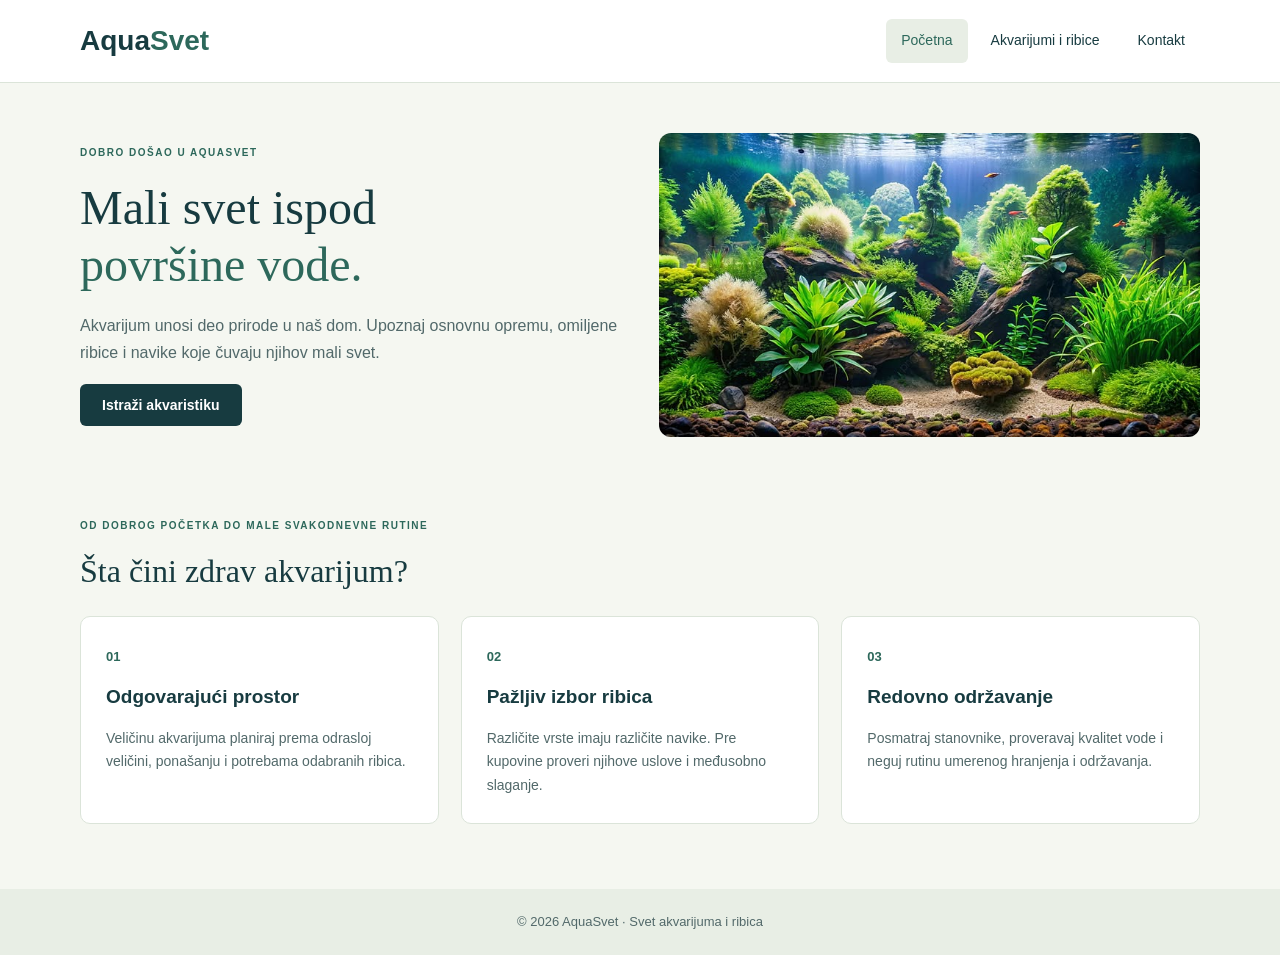
<file: index.html>
<!DOCTYPE html>
<html lang="sr-Latn">
<head>
  <meta charset="UTF-8">
  <meta name="viewport" content="width=device-width, initial-scale=1.0">
  <meta name="description" content="AquaSvet je mali vodič kroz akvaristiku, uređenje akvarijuma i svet ukrasnih ribica.">
  <title>Početna - AquaSvet</title>
  <link rel="stylesheet" href="style.css">
</head>
<body>
  <a class="preskoci" href="#sadrzaj">Pređi na sadržaj</a>
  <header>
    <div class="omotac navigacija">
      <a class="logo" href="index.html">Aqua<span>Svet</span></a>
      <nav aria-label="Glavna navigacija">
        <input type="checkbox" id="meni-prekidac" class="meni-prekidac">
        <label for="meni-prekidac" class="meni-dugme">Meni</label>
        <ul class="meni">
          <li><a href="index.html" aria-current="page">Početna</a></li>
          <li><a href="ribe.html">Akvarijumi i ribice</a></li>
          <li><a href="kontakt.html">Kontakt</a></li>
        </ul>
      </nav>
    </div>
  </header>
  <main id="sadrzaj" class="omotac">
    <section class="uvod">
      <div>
        <p class="nadnaslov">DOBRO DOŠAO U AQUASVET</p>
        <h1>Mali svet ispod<br><span>površine vode.</span></h1>
        <p>Akvarijum unosi deo prirode u naš dom. Upoznaj osnovnu opremu, omiljene ribice i navike koje čuvaju njihov mali svet.</p>
        <a class="dugme" href="ribe.html">Istraži akvaristiku</a>
      </div>
      <div class="glavna-slika">
        <img src="images/akvarijum.jpg" width="1000" height="650" alt="Akvarijum — mesto za tvoju fotografiju">
        <span class="mehur prvi" aria-hidden="true"></span>
        <span class="mehur drugi" aria-hidden="true"></span>
        <span class="mehur treci" aria-hidden="true"></span>
      </div>
    </section>
    <section class="sekcija">
      <p class="nadnaslov">OD DOBROG POČETKA DO MALE SVAKODNEVNE RUTINE</p>
      <h2>Šta čini zdrav akvarijum?</h2>
      <div class="tri-kolone">
        <article class="kartica">
          <span class="broj">01</span>
          <h3>Odgovarajući prostor</h3>
          <p>Veličinu akvarijuma planiraj prema odrasloj veličini, ponašanju i potrebama odabranih ribica.</p>
        </article>
        <article class="kartica">
          <span class="broj">02</span>
          <h3>Pažljiv izbor ribica</h3>
          <p>Različite vrste imaju različite navike. Pre kupovine proveri njihove uslove i međusobno slaganje.</p>
        </article>
        <article class="kartica">
          <span class="broj">03</span>
          <h3>Redovno održavanje</h3>
          <p>Posmatraj stanovnike, proveravaj kvalitet vode i neguj rutinu umerenog hranjenja i održavanja.</p>
        </article>
      </div>
    </section>
  </main>
  <footer>
    <div class="omotac podnozje">
      <p>© 2026 AquaSvet · Svet akvarijuma i ribica</p>
    </div>
  </footer>
</body>
</html>
</file>
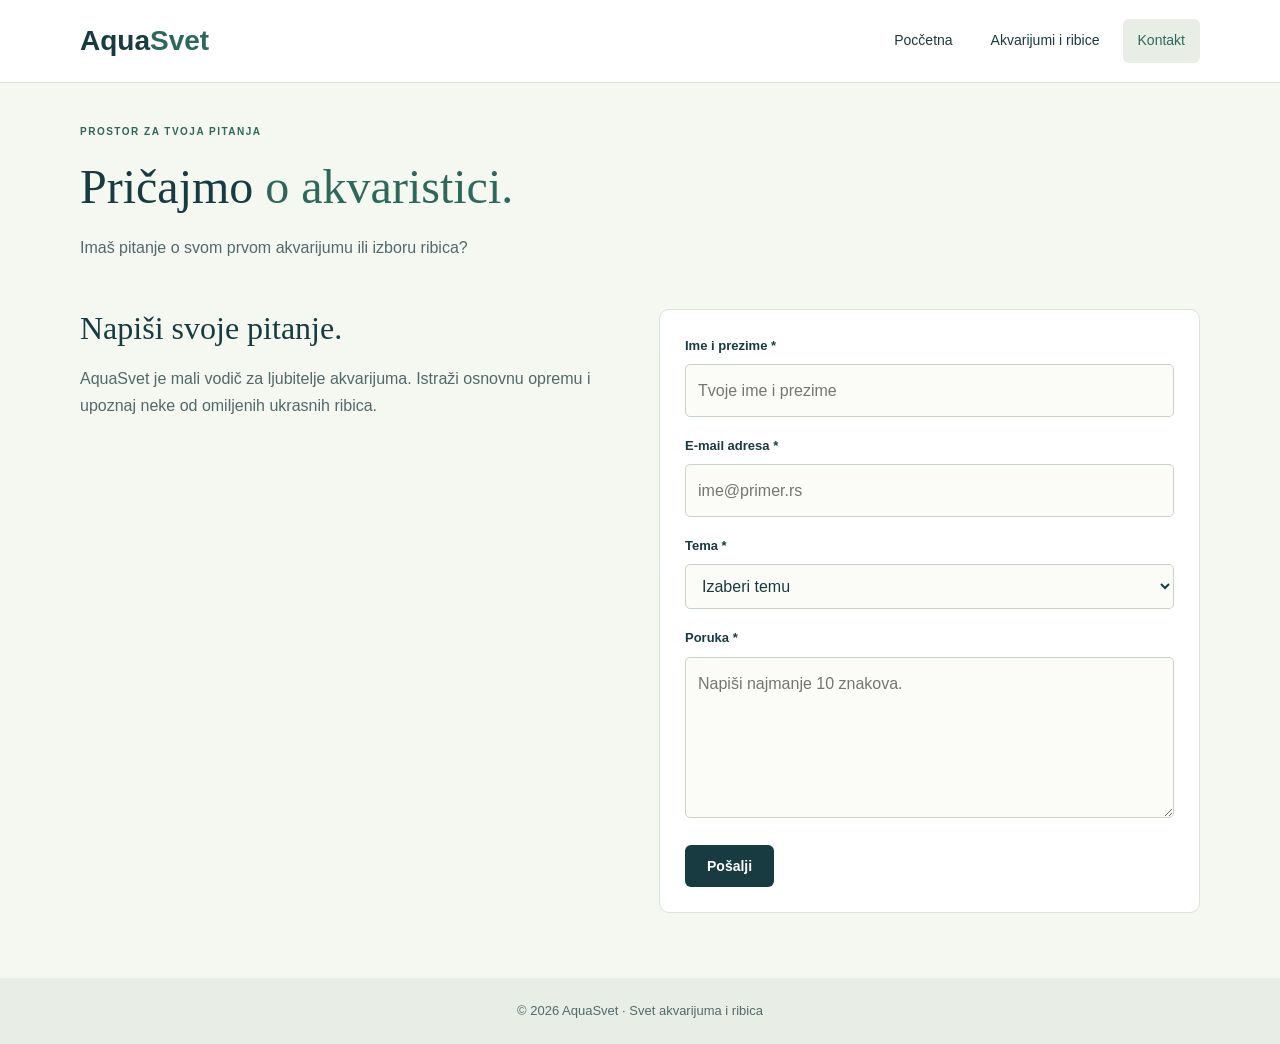
<file: kontakt.html>
<!DOCTYPE html>
<html lang="sr-Latn">
<head>
  <meta charset="UTF-8">
  <meta name="viewport" content="width=device-width, initial-scale=1.0">
  <meta name="description" content="Kontakt stranica AquaSvet sajta sa probnom formom za pitanja o akvarijumima i ribicama.">
  <title>Kontakt - AquaSvet</title>
  <link rel="stylesheet" href="style.css">
</head>
<body>
  <a class="preskoci" href="#sadrzaj">Pređi na sadržaj</a>
  <header>
    <div class="omotac navigacija">
      <a class="logo" href="index.html">Aqua<span>Svet</span></a>
      <nav aria-label="Glavna navigacija">
        <input type="checkbox" id="meni-prekidac" class="meni-prekidac">
        <label for="meni-prekidac" class="meni-dugme">Meni</label>
        <ul class="meni">
          <li><a href="index.html">Pocčetna</a></li>
          <li><a href="ribe.html">Akvarijumi i ribice</a></li>
          <li><a href="kontakt.html" aria-current="page">Kontakt</a></li>
        </ul>
      </nav>
    </div>
  </header>
  <main id="sadrzaj" class="omotac">
    <section class="naslov-stranice">
      <p class="nadnaslov">PROSTOR ZA TVOJA PITANJA</p>
      <h1>Pričajmo <span>o akvaristici.</span></h1>
      <p>Imaš pitanje o svom prvom akvarijumu ili izboru ribica?</p>
    </section>
    <section class="sekcija dve-kolone kontakt">
      <div>
        <h2>Napiši svoje pitanje.</h2>
        <p>AquaSvet je mali vodič za ljubitelje akvarijuma. Istraži osnovnu opremu i upoznaj neke od omiljenih ukrasnih ribica.</p>
      </div>
      <form action="kontakt.html#provera" method="get" aria-describedby="napomena-forme">
        <label for="ime">Ime i prezime *</label>
        <input type="text" id="ime" placeholder="Tvoje ime i prezime" minlength="2" maxlength="80" autocomplete="off" required>
        <label for="email">E-mail adresa *</label>
        <input type="email" id="email" placeholder="ime@primer.rs" maxlength="120" autocomplete="off" required>
        <label for="tema">Tema *</label>
        <select id="tema" required>
          <option value="" disabled selected>Izaberi temu</option>
          <option value="akvarijum">Moj prvi akvarijum</option>
          <option value="ribice">Izbor ribica</option>
          <option value="nega">Održavanje</option>
        </select>
        <label for="poruka">Poruka *</label>
        <textarea id="poruka" rows="5" placeholder="Napiši najmanje 10 znakova." minlength="10" maxlength="1500" required></textarea>
        <button class="dugme" type="submit">Pošalji</button>
        <p class="potvrda" id="provera" role="status">Forma ispravna</p>
      </form>
    </section>
  </main>
  <footer>
    <div class="omotac podnozje">
      <p>© 2026 AquaSvet · Svet akvarijuma i ribica</p>
    </div>
  </footer>
</body>
</html>
</file>
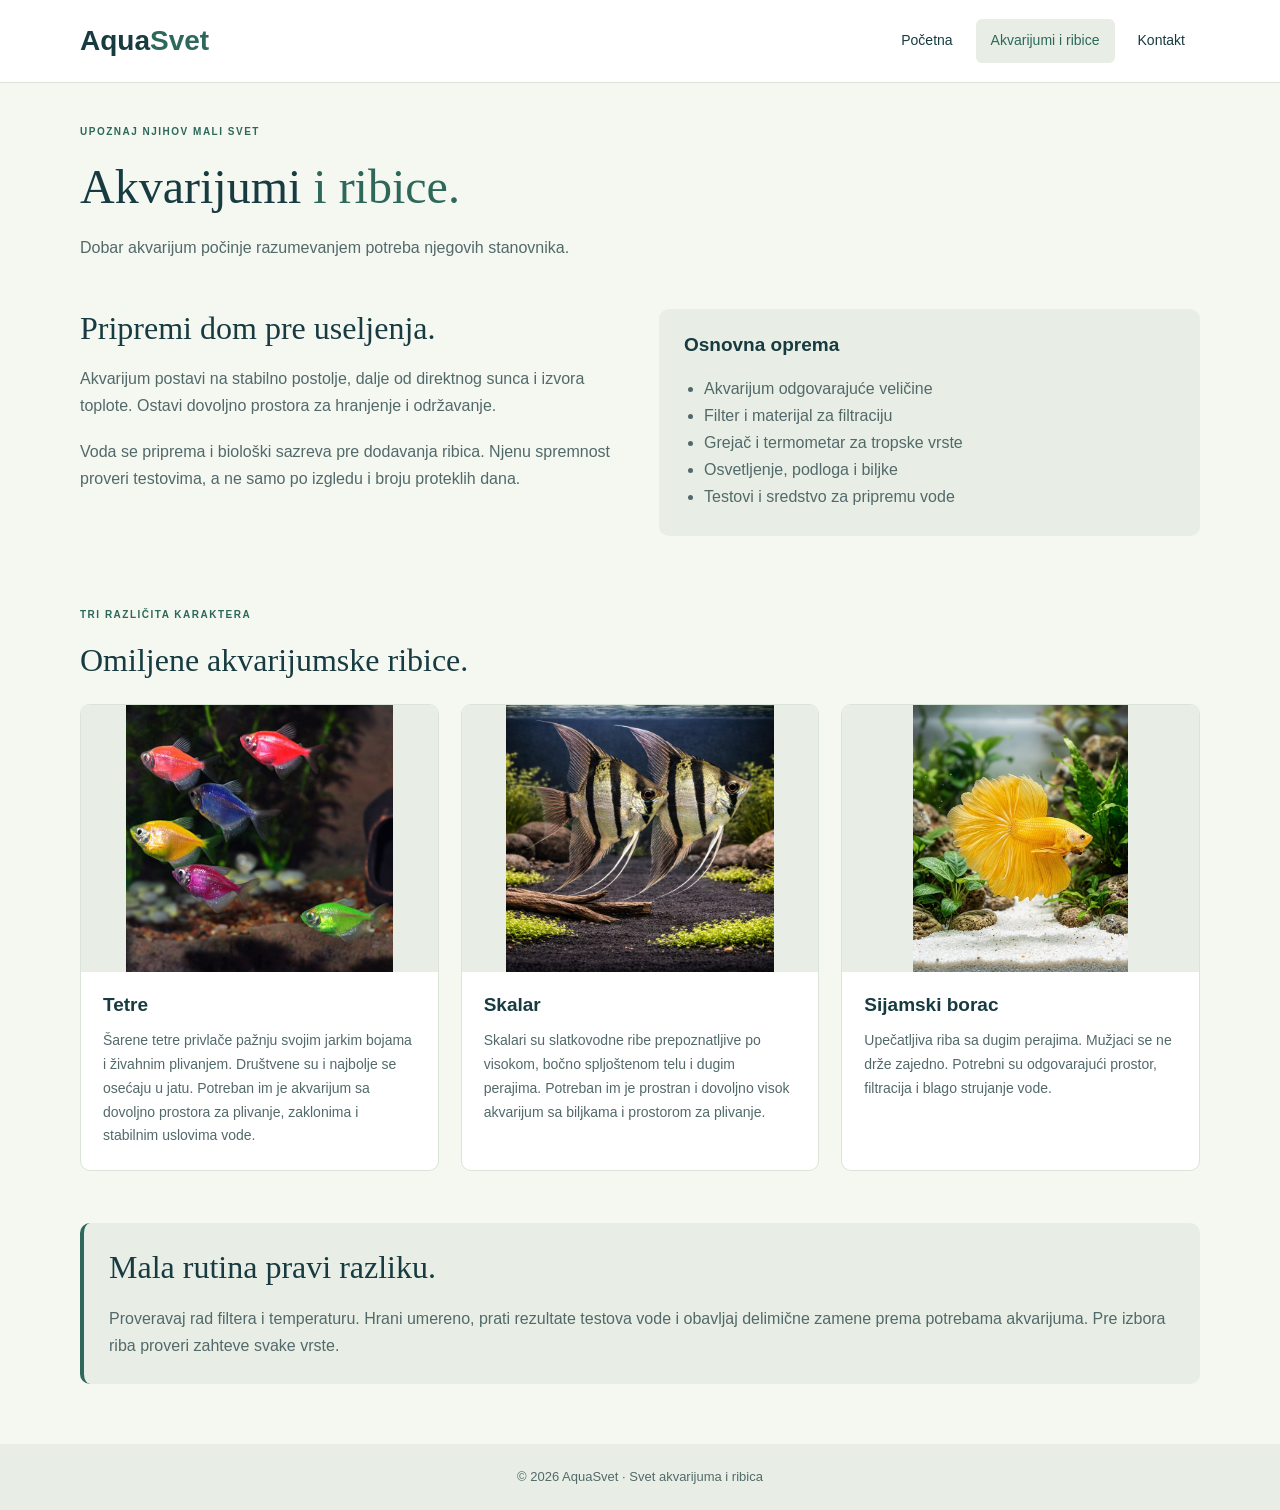
<file: ribe.html>
<!DOCTYPE html>
<html lang="sr-Latn">
<head>
  <meta charset="UTF-8">
  <meta name="viewport" content="width=device-width, initial-scale=1.0">
  <meta name="description" content="Osnovna akvarijumska oprema, tri vrste ukrasnih ribica i kratki saveti za održavanje.">
  <title>Akvarijumi i ribice - AquaSvet</title>
  <link rel="stylesheet" href="style.css">
</head>
<body>
  <a class="preskoci" href="#sadrzaj">Pređi na sadržaj</a>
  <header>
    <div class="omotac navigacija">
      <a class="logo" href="index.html">Aqua<span>Svet</span></a>
      <nav aria-label="Glavna navigacija">
        <input type="checkbox" id="meni-prekidac" class="meni-prekidac">
        <label for="meni-prekidac" class="meni-dugme">Meni</label>
        <ul class="meni">
          <li><a href="index.html">Početna</a></li>
          <li><a href="ribe.html" aria-current="page">Akvarijumi i ribice</a></li>
          <li><a href="kontakt.html">Kontakt</a></li>
        </ul>
      </nav>
    </div>
  </header>
  <main id="sadrzaj" class="omotac">
    <section class="naslov-stranice">
      <p class="nadnaslov">UPOZNAJ NJIHOV MALI SVET</p>
      <h1>Akvarijumi <span>i ribice.</span></h1>
      <p>Dobar akvarijum počinje razumevanjem potreba njegovih stanovnika.</p>
    </section>
    <section class="sekcija dve-kolone" id="akvarijum">
      <div>
        <h2>Pripremi dom pre useljenja.</h2>
        <p>Akvarijum postavi na stabilno postolje, dalje od direktnog sunca i izvora toplote. Ostavi dovoljno prostora za hranjenje i održavanje.</p>
        <p>Voda se priprema i biološki sazreva pre dodavanja ribica. Njenu spremnost proveri testovima, a ne samo po izgledu i broju proteklih dana.</p>
      </div>
      <div class="oprema">
        <h3>Osnovna oprema</h3>
        <ul>
          <li>Akvarijum odgovarajuće veličine</li>
          <li>Filter i materijal za filtraciju</li>
          <li>Grejač i termometar za tropske vrste</li>
          <li>Osvetljenje, podloga i biljke</li>
          <li>Testovi i sredstvo za pripremu vode</li>
        </ul>
      </div>
    </section>
    <section class="sekcija" id="ribice">
      <p class="nadnaslov">TRI RAZLIČITA KARAKTERA</p>
      <h2>Omiljene akvarijumske ribice.</h2>
      <div class="tri-kolone">
        <article class="kartica riba">
          <img src="images/tetre.jpg" width="1000" height="650" alt="Tetre — mesto za tvoju fotografiju" loading="lazy">
          <h3>Tetre</h3>
          <p>Šarene tetre privlače pažnju svojim jarkim bojama i živahnim plivanjem. Društvene su i najbolje se osećaju u jatu. 
            Potreban im je akvarijum sa dovoljno prostora za plivanje, zaklonima i stabilnim uslovima vode.</p>
        </article>
        <article class="kartica riba">
          <img src="images/skalar.jpg" width="1000" height="650" alt="Skalar — mesto za tvoju fotografiju" loading="lazy">
          <h3>Skalar</h3>
          <p>Skalari su slatkovodne ribe prepoznatljive po visokom, bočno spljoštenom telu i dugim perajima. Potreban im je prostran i dovoljno visok akvarijum sa biljkama i prostorom za plivanje.</p>
        </article>
        <article class="kartica riba">
          <img src="images/borac.jpg" width="1000" height="650" alt="Sijamski borac — mesto za tvoju fotografiju" loading="lazy">
          <h3>Sijamski borac</h3>
          <p>Upečatljiva riba sa dugim perajima. Mužjaci se ne drže zajedno. Potrebni su odgovarajući prostor, filtracija i blago strujanje vode.</p>
        </article>
      </div>
    </section>
    <section class="sekcija savet" id="odrzavanje">
      <h2>Mala rutina pravi razliku.</h2>
      <p>Proveravaj rad filtera i temperaturu. Hrani umereno, prati rezultate testova vode i obavljaj delimične zamene prema potrebama akvarijuma. Pre izbora riba proveri zahteve svake vrste.</p>
    </section>
  </main>
  <footer>
    <div class="omotac podnozje">
      <p>© 2026 AquaSvet · Svet akvarijuma i ribica</p>
    </div>
  </footer>
</body>
</html>
</file>
<file: style.css>
* {
  box-sizing: border-box;
}

html {
  scroll-behavior: smooth;
}

body {
  margin: 0;
  min-height: 100vh;
  display: flex;
  flex-direction: column;
  background: #f5f7f1;
  color: #173b40;
  font-family: Arial, sans-serif;
  line-height: 1.7;
}

main {
  flex: 1;
}

a {
  color: inherit;
  text-decoration: none;
}

img {
  display: block;
  width: 100%;
  max-width: 100%;
  height: auto;
}

p {
  margin: 0 0 18px;
  color: #52696a;
}

h1,
h2,
h3 {
  margin: 0 0 18px;
  line-height: 1.2;
}

h1,
h2 {
  font-family: Georgia, serif;
  font-weight: normal;
}

h1 {
  font-size: 48px;
}

h2 {
  font-size: 32px;
}

h3 {
  font-size: 19px;
}

h1 span,
.logo span {
  color: #2d685b;
}

.omotac {
  width: 90%;
  max-width: 1120px;
  margin: 0 auto;
}

.preskoci {
  position: absolute;
  top: -80px;
  padding: 12px;
  background: #173b40;
  color: white;
  z-index: 100;
}

.preskoci:focus {
  top: 10px;
  left: 10px;
}

:focus-visible {
  outline: 3px solid #82ad91;
  outline-offset: 3px;
}


header {
  background: white;
  border-bottom: 1px solid #dbe4d9;
}

.navigacija {
  position: relative;
  display: flex;
  align-items: center;
  justify-content: space-between;
  gap: 20px;
  min-height: 82px;
}

.logo {
  font-size: 28px;
  font-weight: bold;
}

.meni {
  display: flex;
  gap: 8px;
  margin: 0;
  padding: 0;
  list-style: none;
}

.meni a {
  display: block;
  padding: 10px 15px;
  border-radius: 6px;
  font-size: 14px;
}

.meni a:hover,
.meni a[aria-current="page"] {
  background: #e8eee5;
  color: #2d685b;
}

.meni-prekidac,
.meni-dugme {
  display: none;
}


.uvod,
.dve-kolone {
  display: grid;
  grid-template-columns: repeat(2, minmax(0, 1fr));
  gap: 38px;
  align-items: start;
}

.uvod {
  align-items: center;
  padding: 50px 0;
}

.uvod > *,
.dve-kolone > *,
.tri-kolone > * {
  min-width: 0;
}

.nadnaslov {
  color: #2d685b;
  font-size: 10px;
  font-weight: bold;
  letter-spacing: 1.5px;
}

.glavna-slika {
  position: relative;
  overflow: hidden;
  border-radius: 12px;
}

.dugme {
  display: inline-block;
  padding: 13px 22px;
  border: 0;
  border-radius: 6px;
  background: #173b40;
  color: white;
  font: bold 14px Arial, sans-serif;
  cursor: pointer;
}

.dugme:hover {
  background: #2d685b;
}

.sekcija {
  padding: 30px 0 40px;
}

.naslov-stranice {
  padding-top: 40px;
}


.tri-kolone {
  display: grid;
  grid-template-columns: repeat(3, minmax(0, 1fr));
  gap: 22px;
  margin-top: 25px;
}

.kartica,
form {
  padding: 25px;
  border: 1px solid #dbe4d9;
  border-radius: 10px;
  background: white;
}

.kartica {
  transition: transform .2s, box-shadow .2s;
}

.kartica:hover {
  transform: translateY(-4px);
  box-shadow: 0 10px 24px #173b4015;
}

.kartica p {
  font-size: 14px;
  margin-bottom: 0;
}

.broj {
  display: inline-block;
  margin-bottom: 18px;
  color: #2d685b;
  font-size: 13px;
  font-weight: bold;
}

.riba {
  padding: 0;
  overflow: hidden;
}

.riba img {
  aspect-ratio: 4 / 3;
  object-fit: contain;
  background: #e8eee5;
}

.riba h3 {
  margin: 22px 22px 12px;
}

.riba p {
  margin: 0 22px 22px;
}

.oprema,
.savet {
  padding: 25px;
  background: #e8eee5;
  border-radius: 10px;
}

.oprema ul {
  margin: 0;
  padding-left: 20px;
  color: #52696a;
}

.savet {
  margin: 12px 0 35px;
  border-left: 4px solid #2d685b;
}

.savet p:last-child {
  margin-bottom: 0;
}


form label {
  display: block;
  margin-bottom: 7px;
  font-size: 13px;
  font-weight: bold;
}

form input,
form select,
form textarea {
  width: 100%;
  margin-bottom: 18px;
  padding: 12px;
  border: 1px solid #c6d4c5;
  border-radius: 5px;
  background: #fbfcf8;
  color: #173b40;
  font: inherit;
}

form textarea {
  min-height: 130px;
  resize: vertical;
}

.potvrda {
  display: none;
  margin: 18px 0 0;
  padding: 14px;
  border-radius: 6px;
  background: #e8eee5;
  font-size: 13px;
}

.potvrda:target {
  display: block;
}


footer {
  margin-top: 25px;
  background: #e8eee5;
}

.podnozje {
  padding: 22px 0;
  text-align: center;
}

.podnozje p {
  margin: 0;
  font-size: 13px;
}


.mehur {
  position: absolute;
  bottom: -20px;
  width: 12px;
  height: 12px;
  border: 1px solid #638f7b;
  border-radius: 50%;
  pointer-events: none;
  animation: mehuri 8s linear infinite;
}

.prvi {
  left: 18%;
}

.drugi {
  left: 60%;
  animation-delay: 2.5s;
}

.treci {
  left: 83%;
  animation-delay: 5s;
}

@keyframes mehuri {
  0% {
    bottom: -20px;
    opacity: 0;
  }

  20% {
    opacity: .7;
  }

  100% {
    bottom: 110%;
    opacity: 0;
  }
}


@media (max-width: 1000px) {
  .tri-kolone {
    grid-template-columns: repeat(2, minmax(0, 1fr));
  }
}


@media (max-width: 900px) {
  .uvod,
  .dve-kolone {
    grid-template-columns: 1fr;
    gap: 25px;
  }

  .meni-prekidac {
    display: block;
    position: absolute;
    width: 1px;
    height: 1px;
    opacity: 0;
    clip-path: inset(50%);
  }

  .meni-dugme {
    display: block;
    padding: 8px 12px;
    border: 1px solid #c6d4c5;
    border-radius: 5px;
    cursor: pointer;
  }

  .meni {
    display: none;
    position: absolute;
    top: 100%;
    left: 0;
    right: 0;
    z-index: 20;
    padding: 12px;
    background: white;
    border: 1px solid #dbe4d9;
  }

  .meni-prekidac:checked ~ .meni {
    display: block;
  }

  .meni-prekidac:focus-visible + .meni-dugme {
    outline: 3px solid #82ad91;
  }
}


@media (max-width: 680px) {
  .omotac {
    width: 92%;
  }

  .tri-kolone {
    grid-template-columns: 1fr;
  }

  h1 {
    font-size: 36px;
  }

  h2 {
    font-size: 28px;
  }

  .uvod {
    padding: 35px 0;
  }

  form .dugme {
    width: 100%;
  }
}


@media (prefers-reduced-motion: reduce) {
  html {
    scroll-behavior: auto;
  }

  * {
    animation: none !important;
    transition: none !important;
  }
}
</file>
